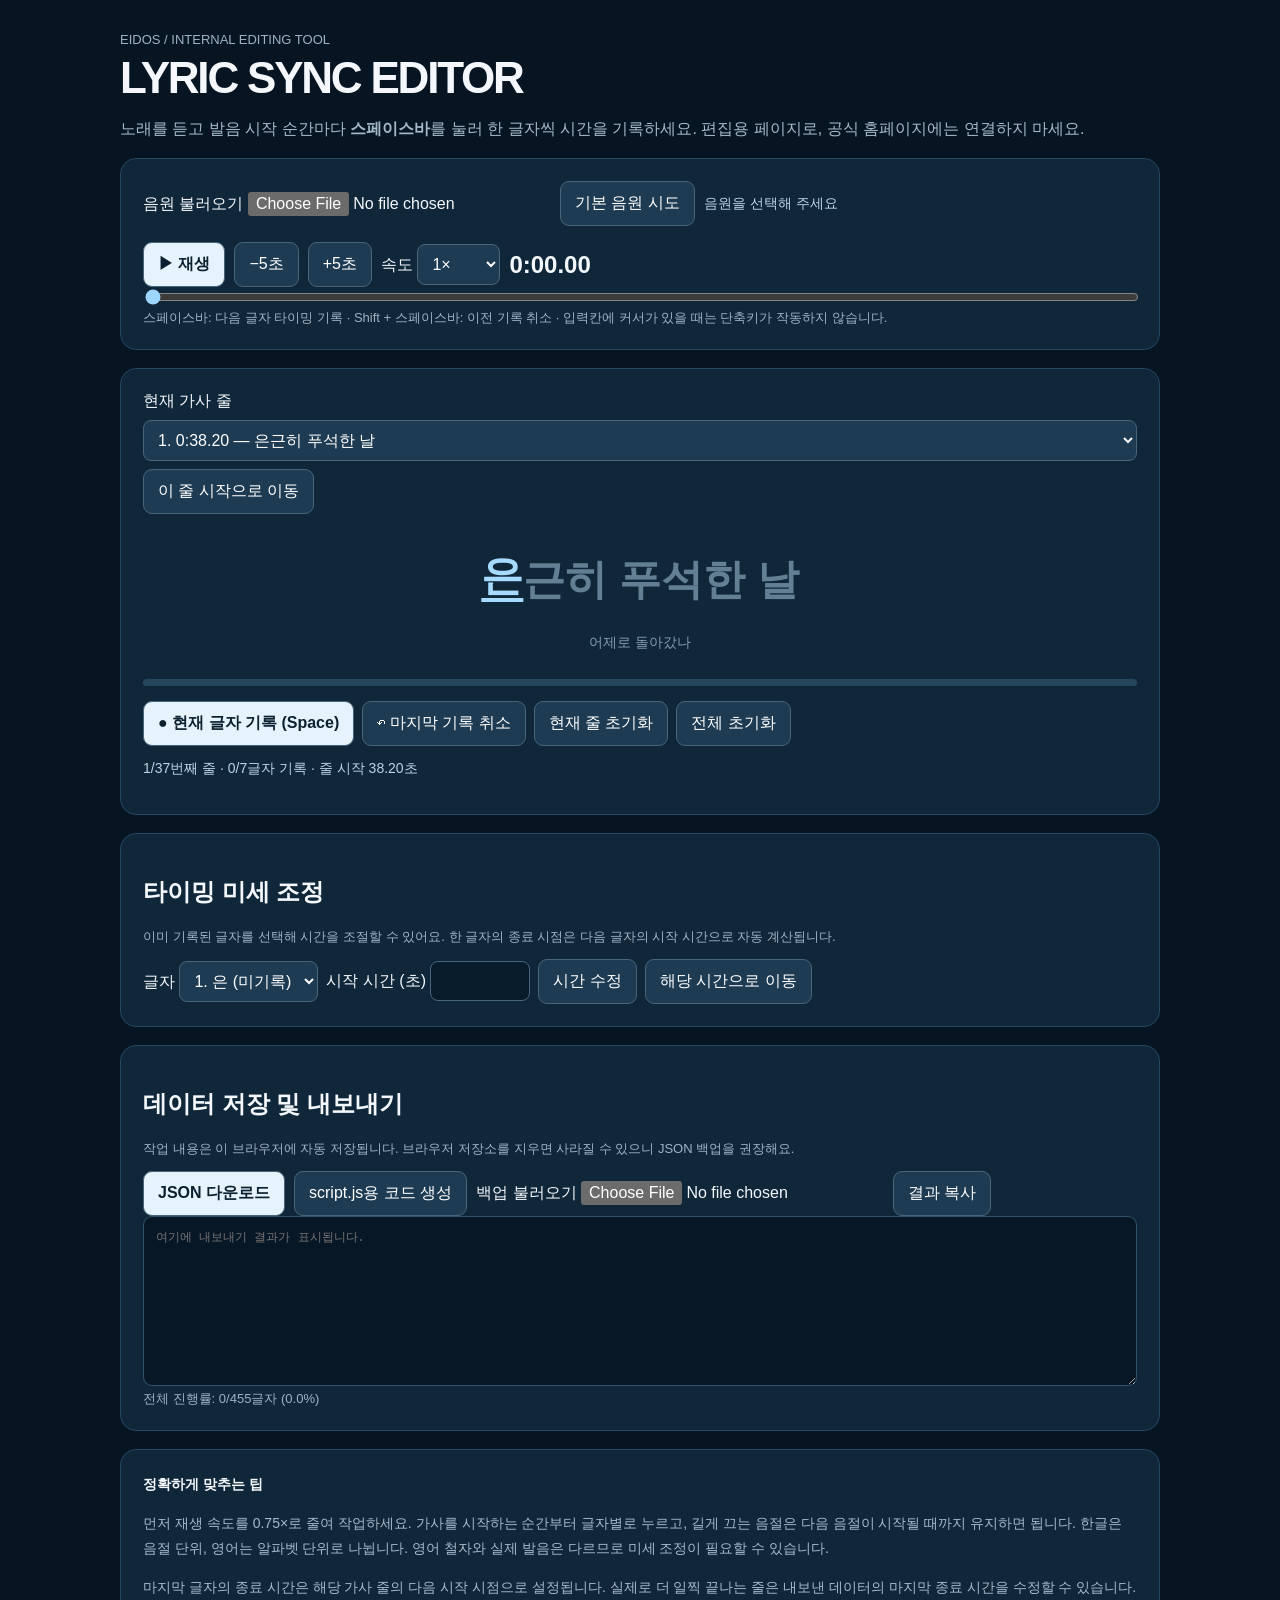
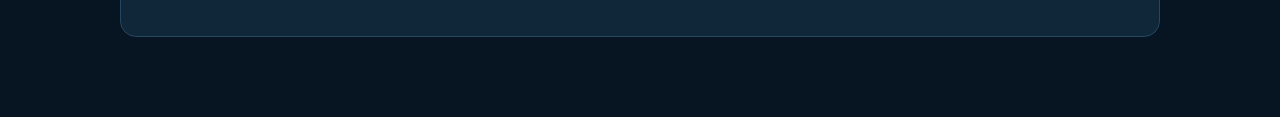
<file: sync-editor.html>
<!doctype html>
<html lang="ko">
<head>
<meta charset="utf-8"><meta name="viewport" content="width=device-width,initial-scale=1">
<title>EIDOS — Lyric Sync Editor</title>
<style>
:root{color-scheme:dark;font-family:Arial,'Noto Sans KR',sans-serif}*{box-sizing:border-box}body{margin:0;background:#071522;color:#f4f8fc}main{max-width:1080px;margin:auto;padding:32px 20px 80px}h1{font-size:clamp(27px,4vw,44px);letter-spacing:-.05em;margin:6px 0}p{color:#a5b9c9}button,input,select{font:inherit}button{background:#1d3b53;border:1px solid #47657b;border-radius:9px;color:white;padding:11px 14px;cursor:pointer}button:hover{background:#305777}button:disabled{opacity:.35;cursor:default}.primary{background:#e7f3fc;color:#0c2030;font-weight:bold}.panel{background:#10273a;border:1px solid #25465f;border-radius:16px;padding:22px;margin-top:18px}.toolbar{display:flex;gap:9px;flex-wrap:wrap;align-items:center}.toolbar>*{flex-shrink:0}input[type=file]{max-width:100%}input[type=range]{width:100%;accent-color:#9cd5ff}select{background:#1d3b53;color:#fff;border:1px solid #47657b;padding:10px;border-radius:8px}.time{font-variant-numeric:tabular-nums;font-size:24px;font-weight:700}.muted{font-size:13px;color:#9db3c5}.lyrics{min-height:150px;display:flex;flex-direction:column;align-items:center;justify-content:center;text-align:center;gap:16px}.line{font-size:clamp(23px,4vw,42px);font-weight:750;line-height:1.8;overflow-wrap:anywhere}.char{display:inline-block;white-space:pre;color:#637f94;transition:color .1s,transform .1s}.char.done{color:#fff}.char.next{color:#a6dbff;transform:translateY(-4px);text-decoration:underline;text-underline-offset:8px}.smallline{color:#829caf;font-size:14px}.status{font-size:14px;color:#b8d4e6}.two{display:grid;grid-template-columns:1fr 1fr;gap:14px}.row{display:flex;gap:8px;align-items:center;flex-wrap:wrap}.row input[type=number]{width:100px;background:#091c2b;border:1px solid #47657b;color:#fff;border-radius:8px;padding:10px}.output{width:100%;min-height:170px;background:#071725;color:#c8e9ff;border:1px solid #31546d;border-radius:9px;padding:12px;font:12px/1.5 monospace;resize:vertical}.help{line-height:1.8;font-size:14px}kbd{background:#31506a;border-radius:4px;padding:3px 6px;color:#fff}#lineSelect{max-width:100%;width:100%}.meter{height:7px;background:#24465e;border-radius:10px;overflow:hidden;margin:15px 0}.meter>div{height:100%;background:#9dd7ff;width:0%}@media(max-width:700px){.two{grid-template-columns:1fr}.panel{padding:15px}}
</style>
</head>
<body><main>
<div class="muted">EIDOS / INTERNAL EDITING TOOL</div><h1>LYRIC SYNC EDITOR</h1><p>노래를 듣고 발음 시작 순간마다 <b>스페이스바</b>를 눌러 한 글자씩 시간을 기록하세요. 편집용 페이지로, 공식 홈페이지에는 연결하지 마세요.</p>
<section class="panel"><div class="toolbar"><label>음원 불러오기 <input id="file" type="file" accept="audio/*"></label><button id="loadDefault">기본 음원 시도</button><span class="status" id="fileStatus">음원을 선택해 주세요</span></div><audio id="audio" preload="metadata"></audio><div class="toolbar" style="margin-top:16px"><button id="play" class="primary">▶ 재생</button><button id="back5">−5초</button><button id="ahead5">+5초</button><label>속도 <select id="speed"><option value="0.5">0.5×</option><option value="0.75">0.75×</option><option value="1" selected>1×</option><option value="1.25">1.25×</option></select></label><span id="clock" class="time">0:00.00</span></div><input id="seek" type="range" min="0" max="150" step="0.01" value="0"><div class="muted">스페이스바: 다음 글자 타이밍 기록 · Shift + 스페이스바: 이전 기록 취소 · 입력칸에 커서가 있을 때는 단축키가 작동하지 않습니다.</div></section>
<section class="panel"><div class="row"><label for="lineSelect">현재 가사 줄</label><select id="lineSelect"></select><button id="jumpLine">이 줄 시작으로 이동</button></div><div class="lyrics"><div class="smallline" id="prevLine"></div><div id="activeLine" class="line"></div><div class="smallline" id="nextLine"></div></div><div class="meter"><div id="meterFill"></div></div><div class="row"><button id="mark" class="primary">● 현재 글자 기록 (Space)</button><button id="undo">↶ 마지막 기록 취소</button><button id="resetLine">현재 줄 초기화</button><button id="resetAll">전체 초기화</button></div><p class="status" id="status"></p></section>
<section class="panel"><h2>타이밍 미세 조정</h2><p class="muted">이미 기록된 글자를 선택해 시간을 조절할 수 있어요. 한 글자의 종료 시점은 다음 글자의 시작 시간으로 자동 계산됩니다.</p><div class="row"><label>글자 <select id="charSelect"></select></label><label>시작 시간 (초) <input id="charTime" type="number" min="0" step="0.01"></label><button id="saveTime">시간 수정</button><button id="previewChar">해당 시간으로 이동</button></div></section>
<section class="panel"><h2>데이터 저장 및 내보내기</h2><p class="muted">작업 내용은 이 브라우저에 자동 저장됩니다. 브라우저 저장소를 지우면 사라질 수 있으니 JSON 백업을 권장해요.</p><div class="toolbar"><button id="exportJson" class="primary">JSON 다운로드</button><button id="exportJs">script.js용 코드 생성</button><label>백업 불러오기 <input id="importFile" type="file" accept=".json,application/json"></label><button id="copy">결과 복사</button></div><textarea class="output" id="output" spellcheck="false" placeholder="여기에 내보내기 결과가 표시됩니다."></textarea><div class="muted" id="coverage"></div></section>
<section class="panel help"><b>정확하게 맞추는 팁</b><p>먼저 재생 속도를 0.75×로 줄여 작업하세요. 가사를 시작하는 순간부터 글자별로 누르고, 길게 끄는 음절은 다음 음절이 시작될 때까지 유지하면 됩니다. 한글은 음절 단위, 영어는 알파벳 단위로 나뉩니다. 영어 철자와 실제 발음은 다르므로 미세 조정이 필요할 수 있습니다.</p><p>마지막 글자의 종료 시간은 해당 가사 줄의 다음 시작 시점으로 설정됩니다. 실제로 더 일찍 끝나는 줄은 내보낸 데이터의 마지막 종료 시간을 수정할 수 있습니다.</p></section>
</main>
<script>
'use strict';
const lyrics = [
[38.20,"은근히 푸석한 날"],[40.66,"어제로 돌아갔나"],[43.30,"내 지난 새벽은 그렇게도 반짝이던가"],[47.07,"오늘은 나아가겠다고 다짐했던 말"],[51.83,"또 헤매어 혼자"],[53.98,"그때부터였나"],[57.20,"특별하게 다가왔지만"],[60.63,"애써 난 모른 척했지 다"],[64.33,"내가 이상할까 전부 비슷한가"],[69.33,"전부 난 알고 싶지만"],[71.51,"HOW CAN I KNOW"],[73.02,"Whoa-oh-oh-oh-oh-oh"],[74.50,"Whoa-oh-oh-oh-oh-oh"],[76.56,"Whoa-oh-oh-oh-oh-oh"],[78.62,"스쳐 지나간 기억을 되돌려서"],[81.40,"Whoa-oh-oh-oh-oh-oh"],[83.95,"불행히 평범했던 날을"],[87.02,"따라간 너의 두 얼굴 속 내 모습"],[89.29,"먼발치 넘어 매일 옆에"],[91.22,"웃었던 모습 기억해"],[94.20,"근데 그 노을 너머에"],[96.10,"(넘어간 노을 너머에)"],[98.32,"We need to run and run away"],[99.85,"잠겨있는 새장 안 속에 있었던 모두"],[103.20,"그건 내 착각인걸까"],[106.41,"그때부터였나 특별하게 다가왔지만"],[112.76,"애써 난 모른 척했지 다"],[116.74,"내가 이상할까 전부 비슷한가"],[120.30,"전부 난 알고 싶지만"],[123.88,"HOW CAN I KNOW"],[125.14,"Whoa-oh-oh-oh-oh-oh"],[126.74,"Whoa-oh-oh-oh-oh-oh"],[128.81,"Whoa-oh-oh-oh-oh-oh"],[130.97,"스쳐 지나간 기억을 되돌려서"],[133.23,"Whoa-oh-oh-oh-oh-oh"],[136.28,"불행히 평범했던 날을"],[139.43,"따라간 너의 두 얼굴 속 내 모습"]
];
const $ = id => document.getElementById(id);
const audio = $('audio');
const chars = text => Array.from(text).filter(c => !/\s/u.test(c));
const key = 'eidos-character-sync-v1';
let marks = lyrics.map(() => []);
try {const saved=JSON.parse(localStorage.getItem(key)||'null');if(Array.isArray(saved)&&saved.length===lyrics.length){marks=saved.map((arr,i)=>Array.isArray(arr)?arr.slice(0,chars(lyrics[i][1]).length).map(Number).filter(Number.isFinite):[]);}}catch(e){}
let lineIndex=0;let objectUrl=null;
const save=()=>{try{localStorage.setItem(key,JSON.stringify(marks));}catch(e){}};
const fmt=t=>`${Math.floor(t/60)}:${(t%60).toFixed(2).padStart(5,'0')}`;
const lineEnd=i=>lyrics[i+1]?.[0]??(Number.isFinite(audio.duration)?audio.duration:lyrics[i][0]+5);
function nextUnmarked(){return marks[lineIndex].length;}
function setLine(i){lineIndex=Math.max(0,Math.min(lyrics.length-1,i));$('lineSelect').value=String(lineIndex);render();}
function render(){const [start,text]=lyrics[lineIndex];const nodes=[];let n=0;for(const c of Array.from(text)){if(/\s/u.test(c)){nodes.push(document.createTextNode(c));continue;}const s=document.createElement('span');s.className='char'+(n<marks[lineIndex].length?' done':n===marks[lineIndex].length?' next':'');s.textContent=c;nodes.push(s);n++;}$('activeLine').replaceChildren(...nodes);$('prevLine').textContent=lyrics[lineIndex-1]?.[1]||'';$('nextLine').textContent=lyrics[lineIndex+1]?.[1]||'';const count=chars(text).length;$('meterFill').style.width=`${100*marks[lineIndex].length/count}%`;$('status').textContent=`${lineIndex+1}/${lyrics.length}번째 줄 · ${marks[lineIndex].length}/${count}글자 기록 · 줄 시작 ${start.toFixed(2)}초`;
const select=$('charSelect');const prior=Number(select.value);select.replaceChildren();chars(text).forEach((c,i)=>{const opt=document.createElement('option');opt.value=String(i);opt.textContent=`${i+1}. ${c} ${marks[lineIndex][i]===undefined?'(미기록)':`(${marks[lineIndex][i].toFixed(2)}s)`}`;select.appendChild(opt);});select.value=String(Number.isInteger(prior)&&prior<count?prior:Math.max(0,marks[lineIndex].length-1));updateCharTime();updateCoverage();}
function updateCharTime(){const i=Number($('charSelect').value);$('charTime').value=marks[lineIndex][i]===undefined?'':marks[lineIndex][i].toFixed(2);}
function updateCoverage(){const done=marks.reduce((sum,m)=>sum+m.length,0),total=lyrics.reduce((sum,l)=>sum+chars(l[1]).length,0);$('coverage').textContent=`전체 진행률: ${done}/${total}글자 (${(100*done/total).toFixed(1)}%)`;} 
function mark(){if(!audio.src){$('status').textContent='먼저 음원 파일을 불러와 주세요.';return;}let i=nextUnmarked();if(i>=chars(lyrics[lineIndex][1]).length){if(lineIndex>=lyrics.length-1)return;setLine(lineIndex+1);i=nextUnmarked();}const t=Number(audio.currentTime.toFixed(3));const previous=marks[lineIndex][i-1];if(previous!==undefined&&t<=previous){$('status').textContent='이전 글자보다 늦은 시점에서 기록해 주세요.';return;}marks[lineIndex].push(t);save();render();if(marks[lineIndex].length===chars(lyrics[lineIndex][1]).length&&lineIndex<lyrics.length-1){setLine(lineIndex+1);}}
function undo(){if(marks[lineIndex].length){marks[lineIndex].pop();}else if(lineIndex>0){setLine(lineIndex-1);marks[lineIndex].pop();}save();render();}
function seek(t){if(!audio.src)return;audio.currentTime=Math.max(0,Math.min(Number.isFinite(audio.duration)?audio.duration:150,t));tick();}
function tick(){$('clock').textContent=fmt(audio.currentTime||0);$('seek').value=String(audio.currentTime||0);$('play').textContent=audio.paused?'▶ 재생':'❚❚ 일시정지';requestAnimationFrame(tickGuard);}
let raf=null;function tickGuard(){if(!audio.paused&&raf===null){raf=requestAnimationFrame(loop);}}
function loop(){raf=null;$('clock').textContent=fmt(audio.currentTime||0);$('seek').value=String(audio.currentTime||0);if(!audio.paused)raf=requestAnimationFrame(loop);}
$('lineSelect').replaceChildren(...lyrics.map(([t,s],i)=>{const opt=document.createElement('option');opt.value=String(i);opt.textContent=`${i+1}. ${fmt(t)} — ${s}`;return opt;}));
$('lineSelect').addEventListener('change',e=>setLine(Number(e.target.value)));
$('charSelect').addEventListener('change',updateCharTime);
$('file').addEventListener('change',e=>{const file=e.target.files?.[0];if(!file)return;if(objectUrl)URL.revokeObjectURL(objectUrl);objectUrl=URL.createObjectURL(file);audio.src=objectUrl;audio.load();$('fileStatus').textContent=`${file.name} (${(file.size/1024/1024).toFixed(1)} MB)`;});
$('loadDefault').addEventListener('click',()=>{audio.src='eidos.mp3(3).wav';audio.load();$('fileStatus').textContent='기본 음원 로딩 시도 중… 실패하면 파일 선택으로 불러오세요.';});
audio.addEventListener('error',()=>{$('fileStatus').textContent='음원을 불러오지 못했어요. 파일 선택 버튼으로 직접 열어 주세요.';});
audio.addEventListener('loadedmetadata',()=>{$('seek').max=String(audio.duration);$('fileStatus').textContent+=' · 재생 준비 완료';});
audio.addEventListener('play',()=>{$('play').textContent='❚❚ 일시정지';tickGuard();});
audio.addEventListener('pause',()=>{$('play').textContent='▶ 재생';if(raf!==null)cancelAnimationFrame(raf);raf=null;tick();});
$('play').addEventListener('click',()=>{if(!audio.src){$('fileStatus').textContent='음원 파일을 먼저 선택해 주세요.';return;}if(audio.paused)audio.play().catch(()=>{$('fileStatus').textContent='재생할 수 없어요. 음원을 다시 선택해 주세요.';});else audio.pause();});
$('back5').addEventListener('click',()=>seek(audio.currentTime-5));$('ahead5').addEventListener('click',()=>seek(audio.currentTime+5));$('speed').addEventListener('change',e=>audio.playbackRate=Number(e.target.value));$('seek').addEventListener('input',e=>seek(Number(e.target.value)));
$('jumpLine').addEventListener('click',()=>seek(lyrics[lineIndex][0]));$('mark').addEventListener('click',mark);$('undo').addEventListener('click',undo);
$('resetLine').addEventListener('click',()=>{if(confirm('현재 줄의 모든 기록을 지울까요?')){marks[lineIndex]=[];save();render();}});
$('resetAll').addEventListener('click',()=>{if(confirm('모든 글자의 기록을 초기화할까요? 되돌릴 수 없습니다.')){marks=lyrics.map(()=>[]);save();render();}});
$('saveTime').addEventListener('click',()=>{const i=Number($('charSelect').value),t=Number($('charTime').value);if(!$('charTime').value||!Number.isFinite(t)||t<0){alert('올바른 시간을 입력해 주세요.');return;}if(i>marks[lineIndex].length){alert('이전 글자부터 기록해 주세요.');return;}const prev=marks[lineIndex][i-1],next=marks[lineIndex][i+1];if((prev!==undefined&&t<=prev)||(next!==undefined&&t>=next)){alert('시간은 이전 글자보다 늦고 다음 글자보다 빨라야 합니다.');return;}if(i===marks[lineIndex].length)marks[lineIndex].push(t);else marks[lineIndex][i]=t;save();render();$('charSelect').value=String(i);updateCharTime();});
$('previewChar').addEventListener('click',()=>{const t=marks[lineIndex][Number($('charSelect').value)];if(t!==undefined)seek(t);});
function buildOverrides(){const data={};marks.forEach((m,i)=>{if(m.length!==chars(lyrics[i][1]).length)return;const end=lineEnd(i);data[i]=m.map((t,j)=>[Number(t.toFixed(3)),Number((m[j+1]??Math.max(t+0.01,end)).toFixed(3))]);});return data;}
$('exportJs').addEventListener('click',()=>{$('output').value='const wordTimingOverrides = '+JSON.stringify(buildOverrides(),null,2)+';';});
$('exportJson').addEventListener('click',()=>{const payload={version:1,lyrics,marks,overrides:buildOverrides()};const str=JSON.stringify(payload,null,2);$('output').value=str;const blob=new Blob([str],{type:'application/json'});const url=URL.createObjectURL(blob);const a=document.createElement('a');a.href=url;a.download='eidos-lyric-sync-backup.json';a.click();setTimeout(()=>URL.revokeObjectURL(url),1000);});
$('importFile').addEventListener('change',async e=>{const file=e.target.files?.[0];if(!file)return;try{const data=JSON.parse(await file.text());if(!Array.isArray(data.marks)||data.marks.length!==lyrics.length)throw Error('형식이 맞지 않아요.');marks=data.marks.map((m,i)=>Array.isArray(m)?m.slice(0,chars(lyrics[i][1]).length).map(Number).filter(Number.isFinite):[]);save();render();alert('백업을 불러왔어요.');}catch(err){alert('백업을 불러오지 못했어요: '+err.message);}});
$('copy').addEventListener('click',async()=>{if(!$('output').value){$('exportJs').click();}try{await navigator.clipboard.writeText($('output').value);$('coverage').textContent+=' · 복사 완료';}catch(e){$('output').select();document.execCommand('copy');}});
document.addEventListener('keydown',e=>{const target=e.target;if(target instanceof HTMLElement&&target.closest('input,textarea,select,button,[contenteditable="true"]'))return;if(e.code==='Space'){e.preventDefault();if(e.shiftKey)undo();else mark();}});
render();tick();
</script></body></html>
</file>
